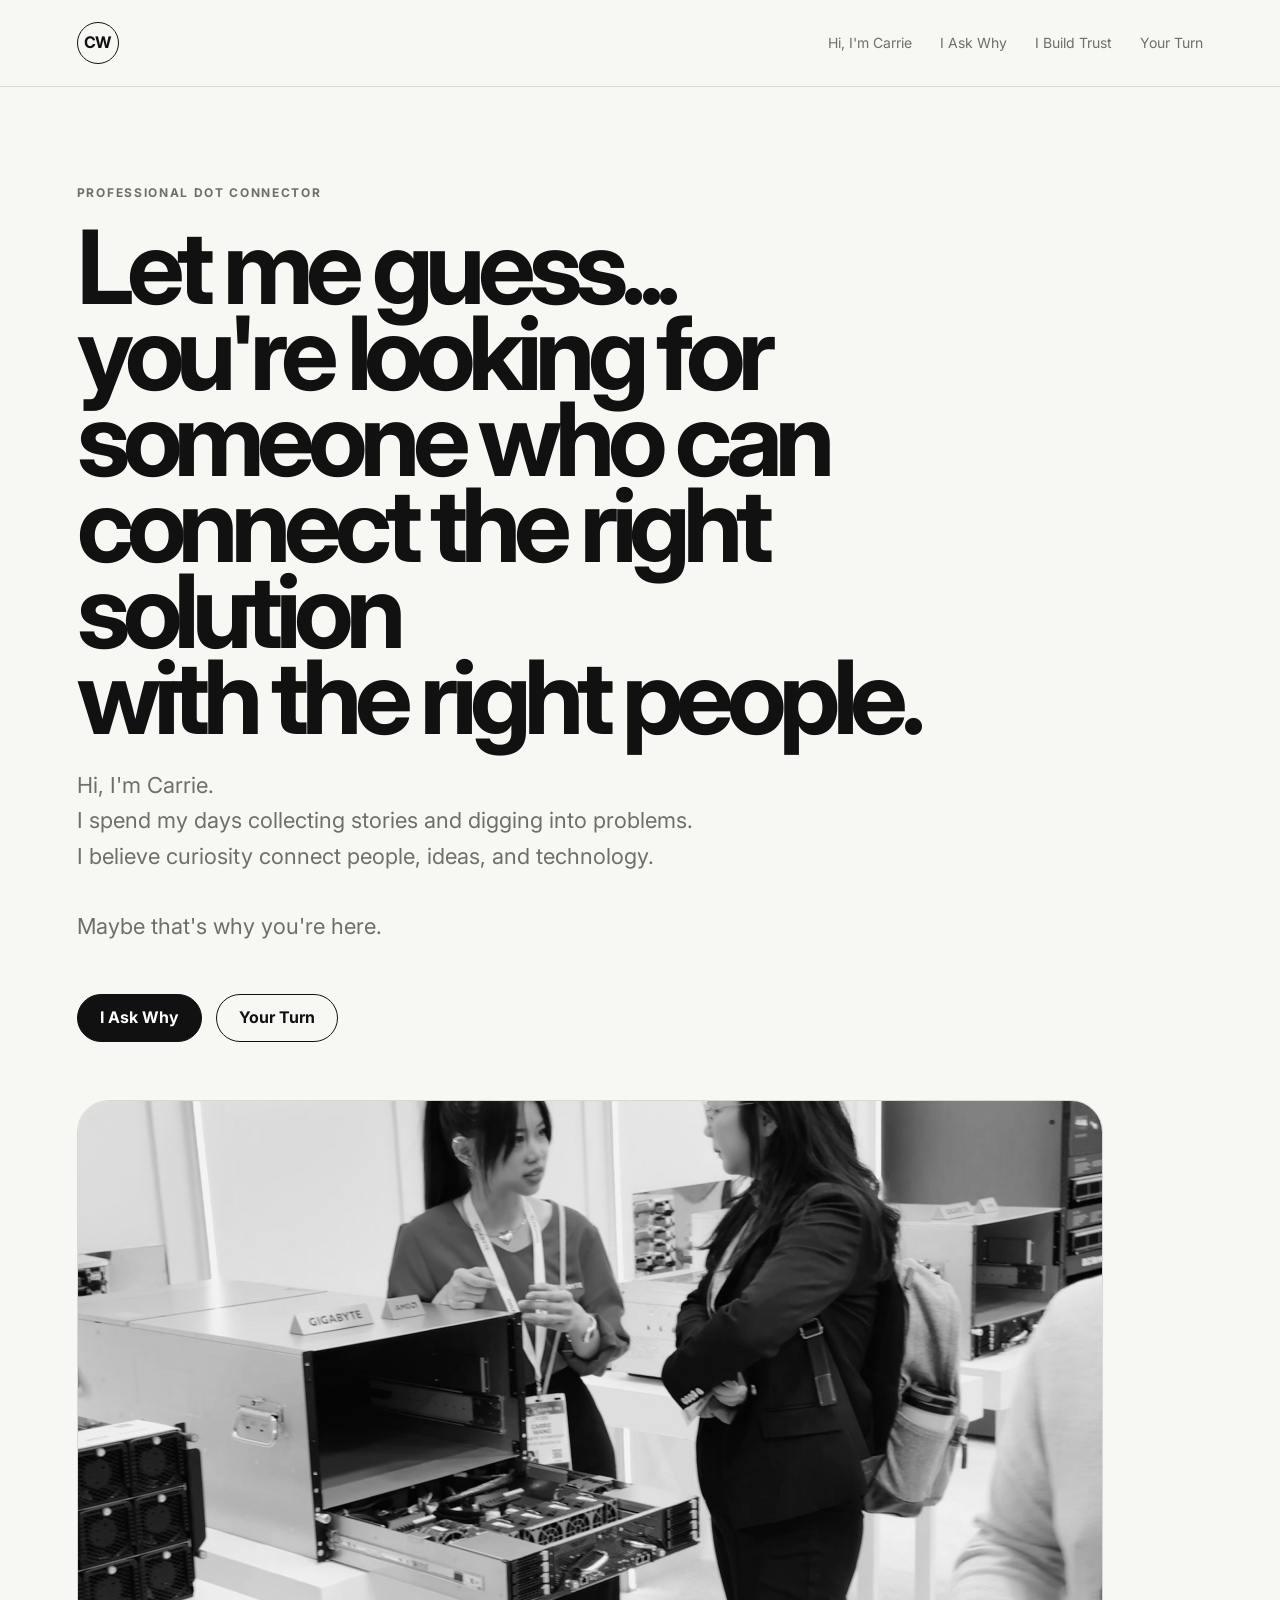
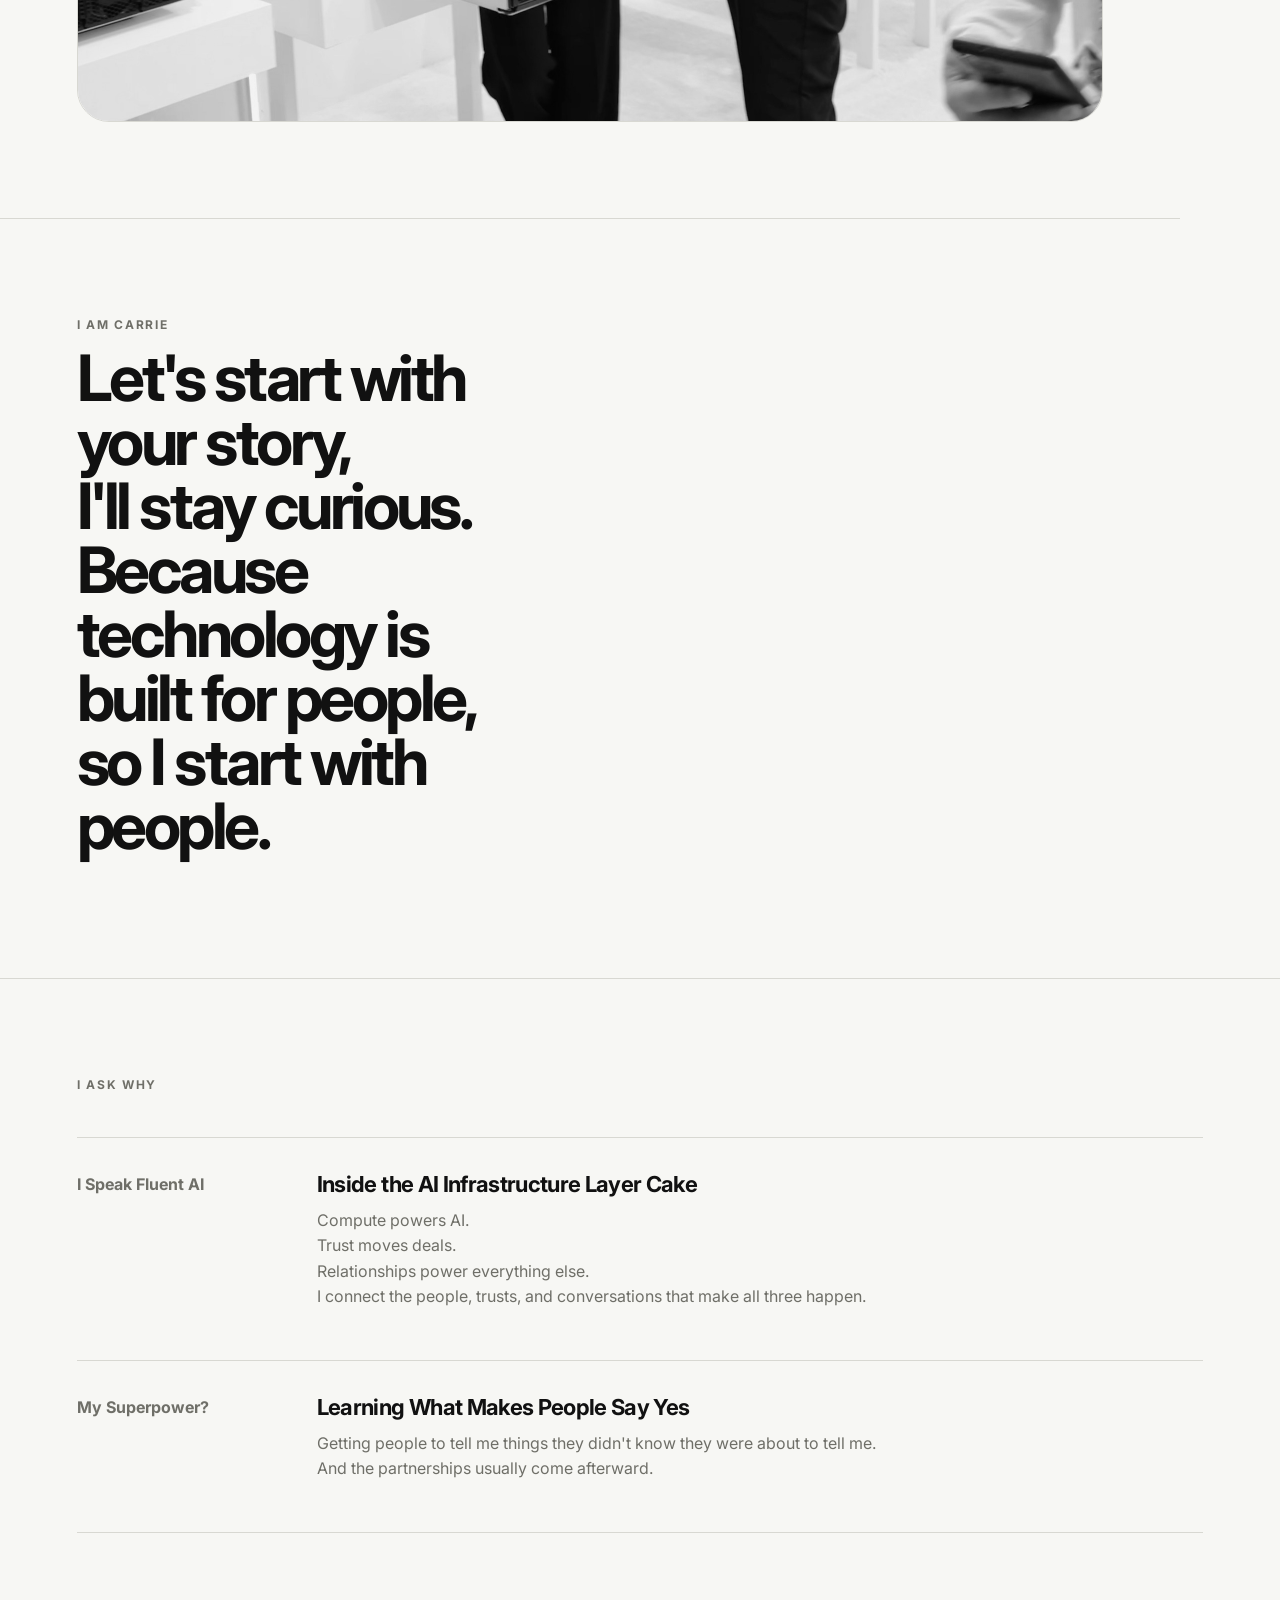
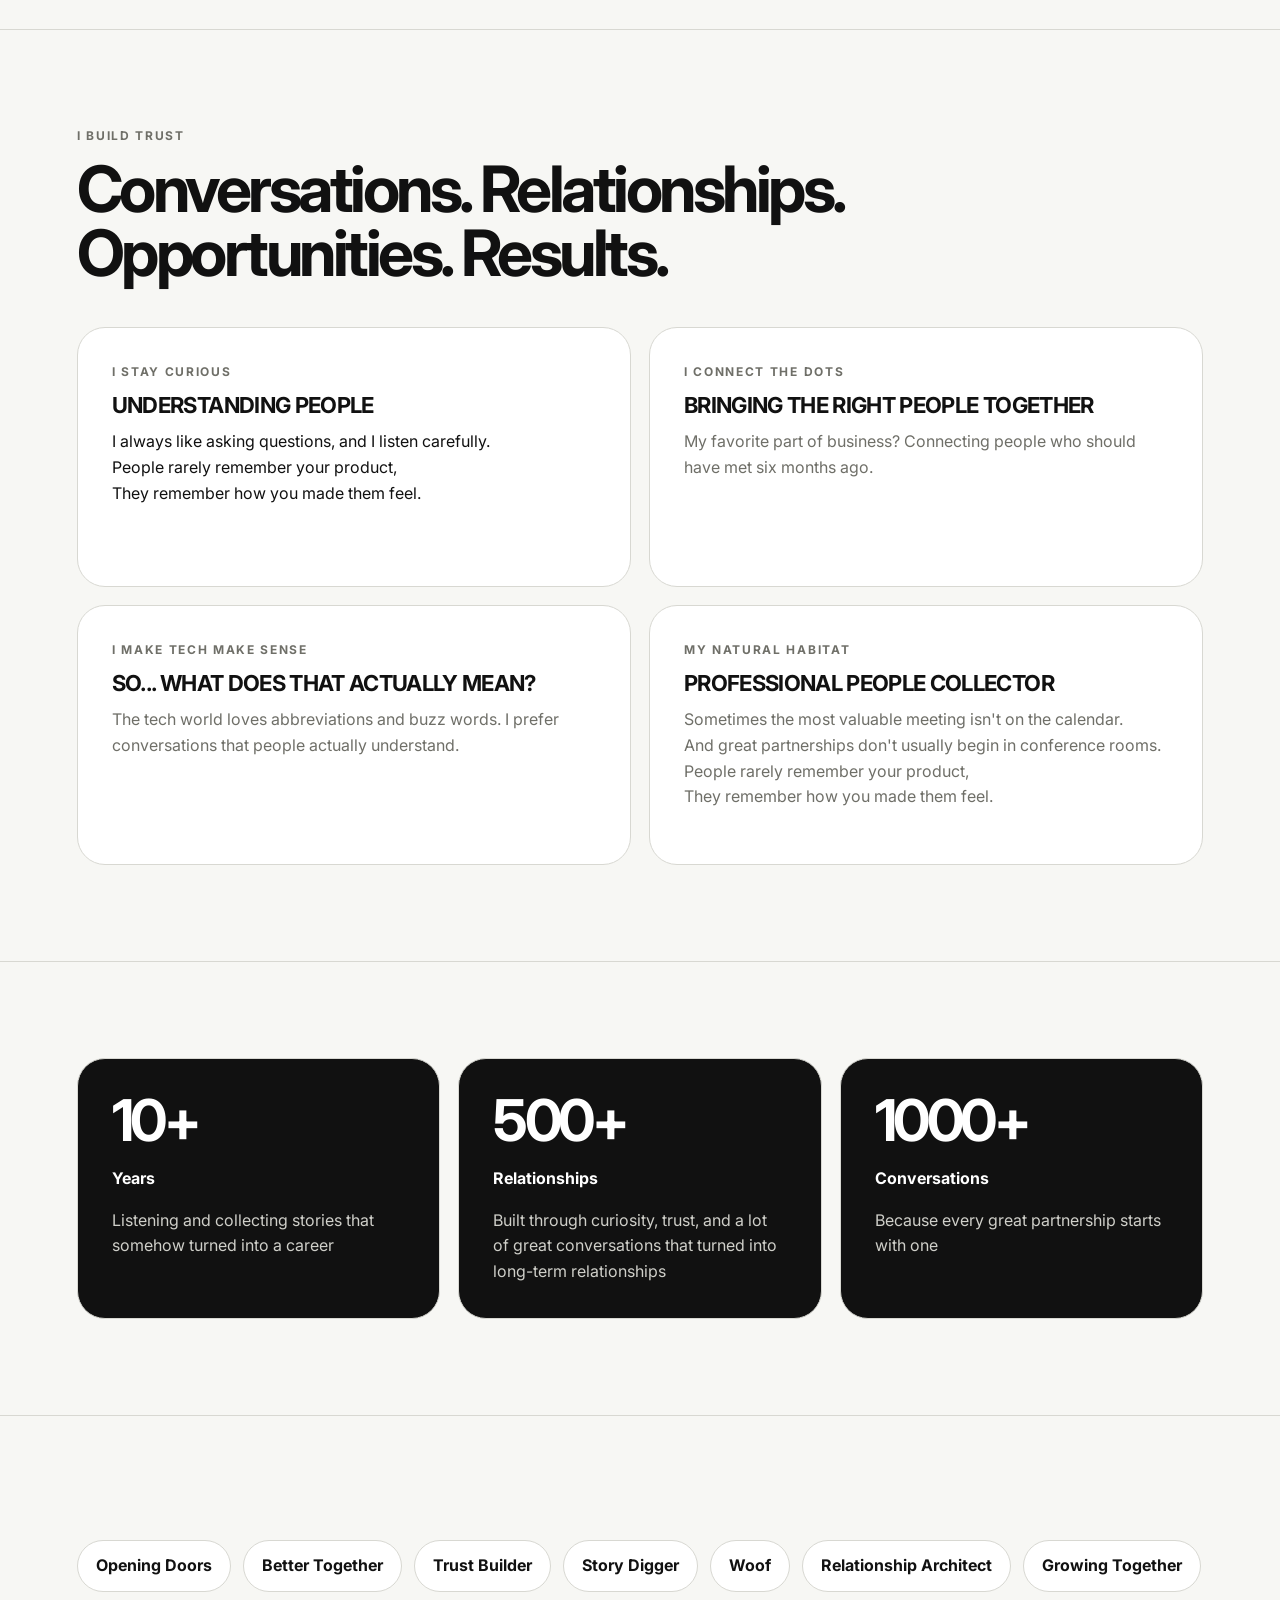
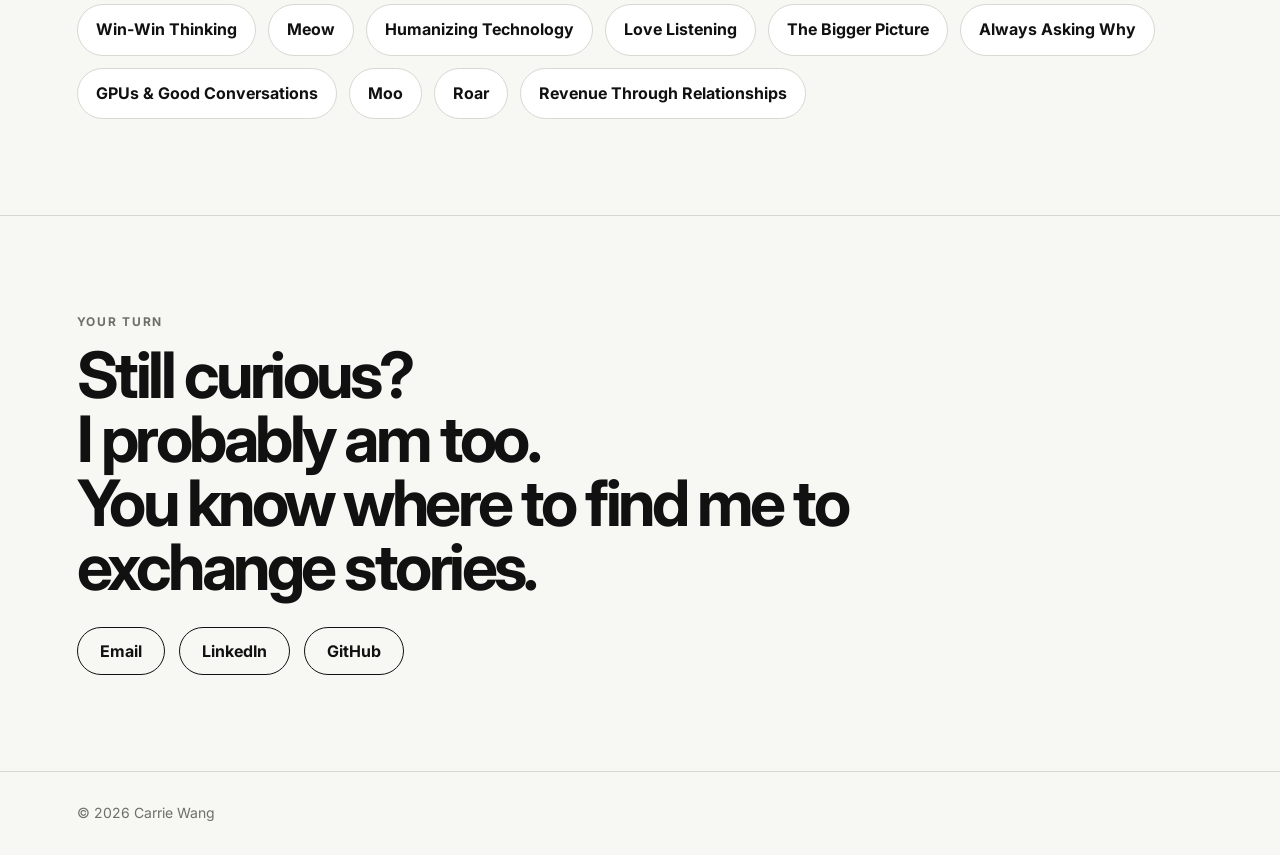
<file: index.html>
<!DOCTYPE html>
<html lang="en">
<head>
  <meta charset="UTF-8" />
  <meta name="viewport" content="width=device-width, initial-scale=1.0" />
  <title>| Hi, I'm Carrie |</title>
  <meta name="description" content="Carrie Wang — Professional Dot Connector." />
  <link rel="preconnect" href="https://fonts.googleapis.com">
  <link rel="preconnect" href="https://fonts.gstatic.com" crossorigin>
  <link href="https://fonts.googleapis.com/css2?family=Inter:wght@400;500;600;700;800&display=swap" rel="stylesheet">
  <link rel="stylesheet" href="style.css" />
</head>
<body>
  <header class="site-header">
    <a class="logo" href="#top">CW</a>
   <nav class="nav">
  <a href="#top">
    <span class="desktop-label">Hi, I'm Carrie</span>
    <span class="mobile-label">Hi,</span>
  </a>

  <a href="#Why">
    <span class="desktop-label">I Ask Why</span>
    <span class="mobile-label">I'm</span>
  </a>

  <a href="#Trust">
    <span class="desktop-label">I Build Trust</span>
    <span class="mobile-label">Carrie</span>
  </a>

  <a href="#Turn">
    <span class="desktop-label">Your Turn</span>
    <span class="mobile-label">: )</span>
  </a>
</nav>
  </header>

  <main id="top">
    <section class="hero section">
      <div class="eyebrow">Professional Dot Connector</div>
      <h1>Let me guess...<br>you're looking for someone who can connect the right solution<br>with the right people.
</h1>
      <p class="hero-copy">
        Hi, I'm Carrie.<br>I spend my days collecting stories and digging into problems.<br>I believe curiosity connect people, ideas, and technology.
        <br><br>Maybe that's why you're here.
      </p>
      <div class="hero-actions">
        <a class="button primary" href="#Why">I Ask Why</a>
        <a class="button secondary" href="#Turn">Your Turn</a>
      </div>

      <figure class="hero-photo">
        <img src="images/carrie-booth.jpg" alt="Carrie Wang speaking with a customer at an enterprise technology booth">
      </figure>
    </section>

    <section id="Hi, I'm Carrie" class="section grid-two">
      <div>
        <p class="section-label">I am Carrie</p>
        <h2>Let's start with your story,<br>I'll stay curious.<br>Because technology is built for people,<br>so I start with people.</h2>
      </div>
    </section>

    <section id="Why" class="section">
      <p class="section-label">I Ask Why</p>
      <div class="timeline">
        <article class="timeline-item">
          <span>I Speak Fluent AI</span>
          <div>
            <h3>Inside the AI Infrastructure Layer Cake</h3>
            <p>Compute powers AI.<br>Trust moves deals.<br>Relationships power everything else.<br>I connect the people, trusts, and conversations that make all three happen.
          </div>
        </article>
        <article class="timeline-item">
          <span>My Superpower?</span>
          <div>
            <h3>Learning What Makes People Say Yes</h3>
            <p>Getting people to tell me things they didn't know they were about to tell me.<br>And the partnerships usually come afterward.</p>
          </div>
        </article>
      </div>
    </section>

    <section id="Trust" class="section">
      <div class="section-heading">
        <p class="section-label">I Build Trust</p>
        <h2>Conversations. Relationships. Opportunities. Results.</h2>
      </div>

      <div class="cards">
        <article class="card">
          <p class="card-meta">I Stay Curious</p>
          <h3>UNDERSTANDING PEOPLE</h3>
          <p>I always like asking questions, and I listen carefully.<br>People rarely remember your product,<br>They remember how you made them feel.</p></p>
        </article>
        <article class="card">
          <p class="card-meta">I Connect the Dots</p>
          <h3>BRINGING THE RIGHT PEOPLE TOGETHER</h3>
          <p>My favorite part of business? Connecting people who should have met six months ago.</p>
        </article>
        <article class="card">
          <p class="card-meta">I Make Tech Make Sense</p>
          <h3>SO... WHAT DOES THAT ACTUALLY MEAN?</h3>
          <p>The tech world loves abbreviations and buzz words. I prefer conversations that people actually understand.</p>
        </article>
        <article class="card">
          <p class="card-meta">My Natural Habitat</p>
          <h3>PROFESSIONAL PEOPLE COLLECTOR</h3>
          <p>Sometimes the most valuable meeting isn't on the calendar.<br>And great partnerships don't usually begin in conference rooms.<br>People rarely remember your product,<br>They remember how you made them feel.</p>
        </article>
      </div>
    </section>

<section class="section metrics">

  <div>
    <strong>10+</strong>
    <p>Years</p>
    <span>Listening and collecting stories that somehow turned into a career</span>
  </div>

  <div>
    <strong>500+</strong>
    <p>Relationships</p>
    <span>Built through curiosity, trust, and a lot of great conversations that turned into long-term relationships</span>
  </div>

  <div>
    <strong>1000+</strong>
    <p>Conversations</p>
    <span>Because every great partnership starts with one</span>
  </div>

</section>

    

<section class="section skills">
  <div class="skill-list">
    <span>Opening Doors</span>
    <span>Better Together</span>
    <span>Trust Builder</span>
    <span>Story Digger</span>
    <span>Woof</span>
    <span>Relationship Architect</span>
    <span>Growing Together</span>
    <span>Win-Win Thinking</span>
    <span>Meow</span>
    <span>Humanizing Technology</span>
    <span>Love Listening</span>
    <span>The Bigger Picture</span>
    <span>Always Asking Why</span>
    <span>GPUs &amp; Good Conversations</span>
    <span>Moo</span>
    <span>Roar</span>
    <span>Revenue Through Relationships</span>
  </div>
</section>



    <section id="Turn" class="section contact">
      <p class="section-label">Your Turn</p>
      <h2>Still curious?<br>I probably am too.<br>You know where to find me to exchange stories.</h2>
      <div class="contact-links">
        <a href="mailto:carrie@carriewang.me">Email</a>
        <a href="https://www.linkedin.com/in/this-is-carrie-w/" target="_blank" rel="noopener">LinkedIn</a>
        <a href="https://github.com/carrrieon" target="_blank" rel="noopener">GitHub</a>
      </div>
    </section>
  </main>

  <footer class="footer">
    <span>© 2026 Carrie Wang</span>
    <span></span>
  </footer>
</body>
</html>
</file>
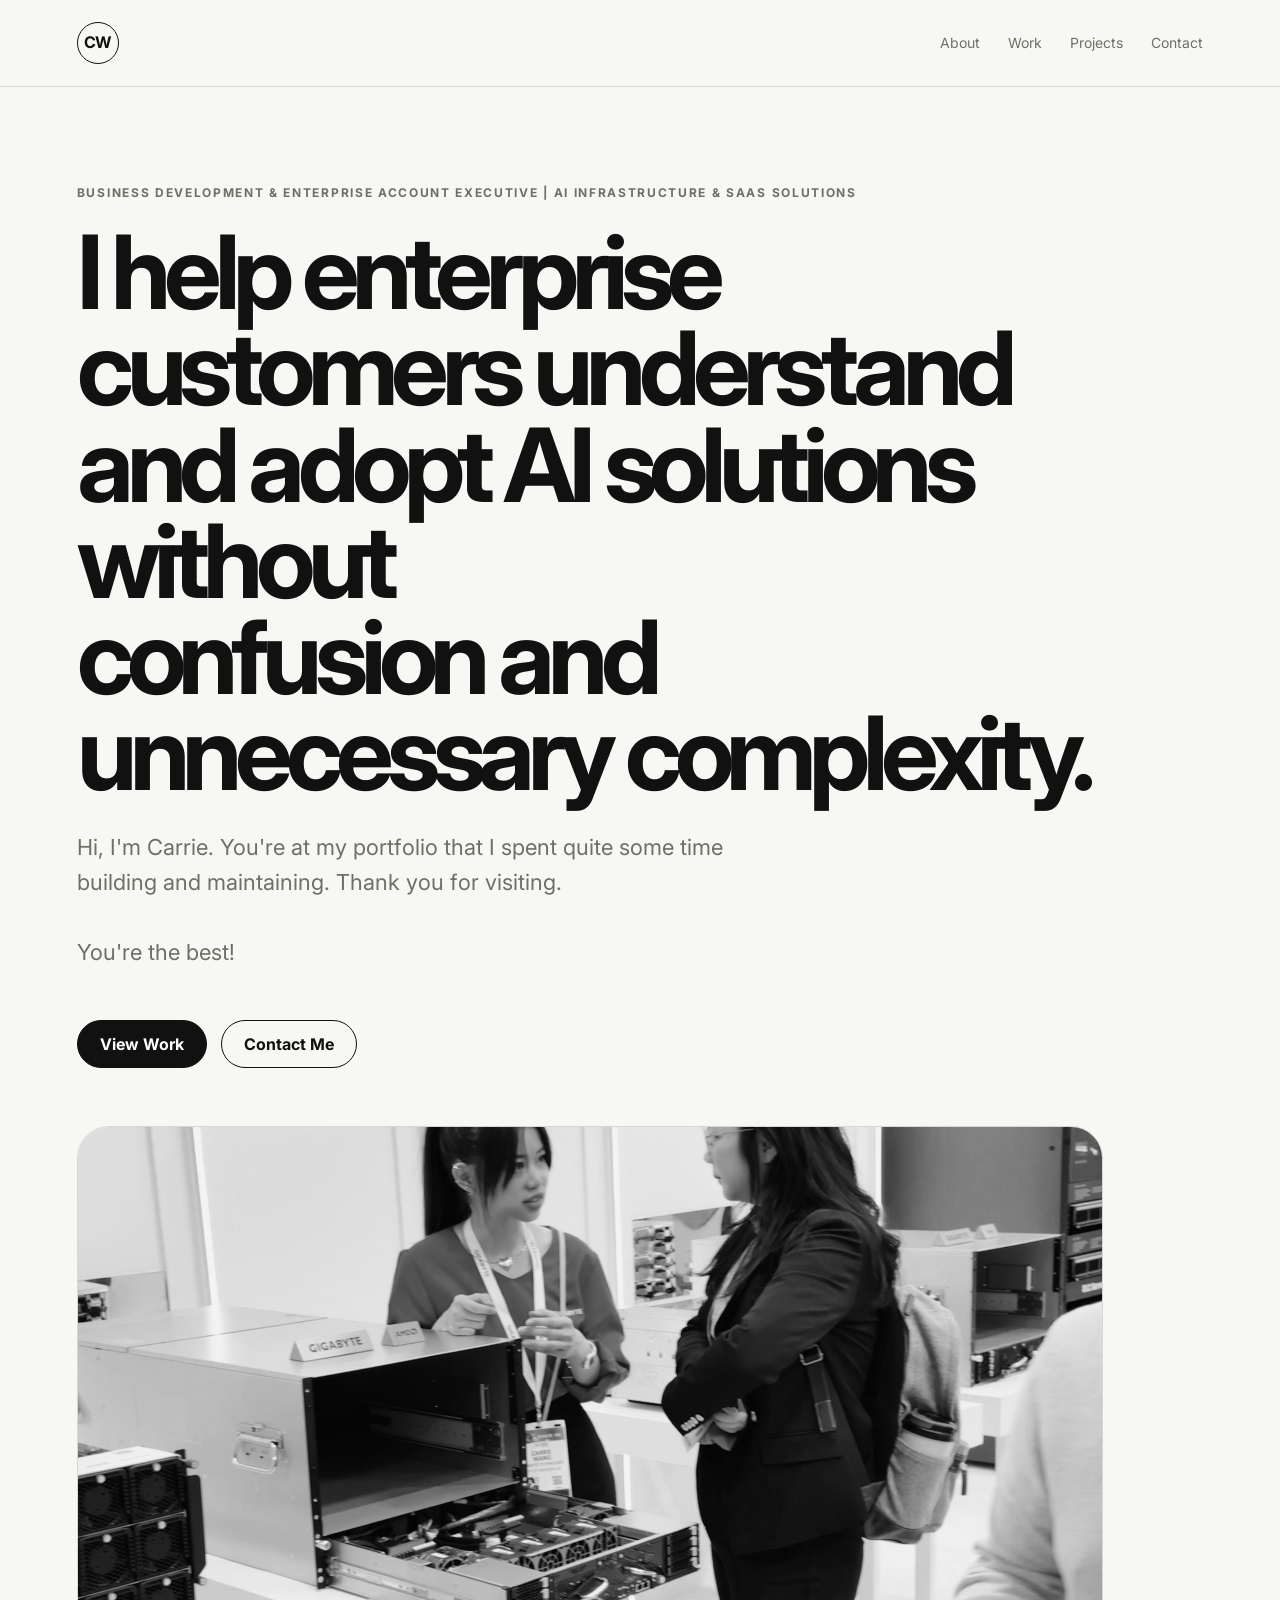
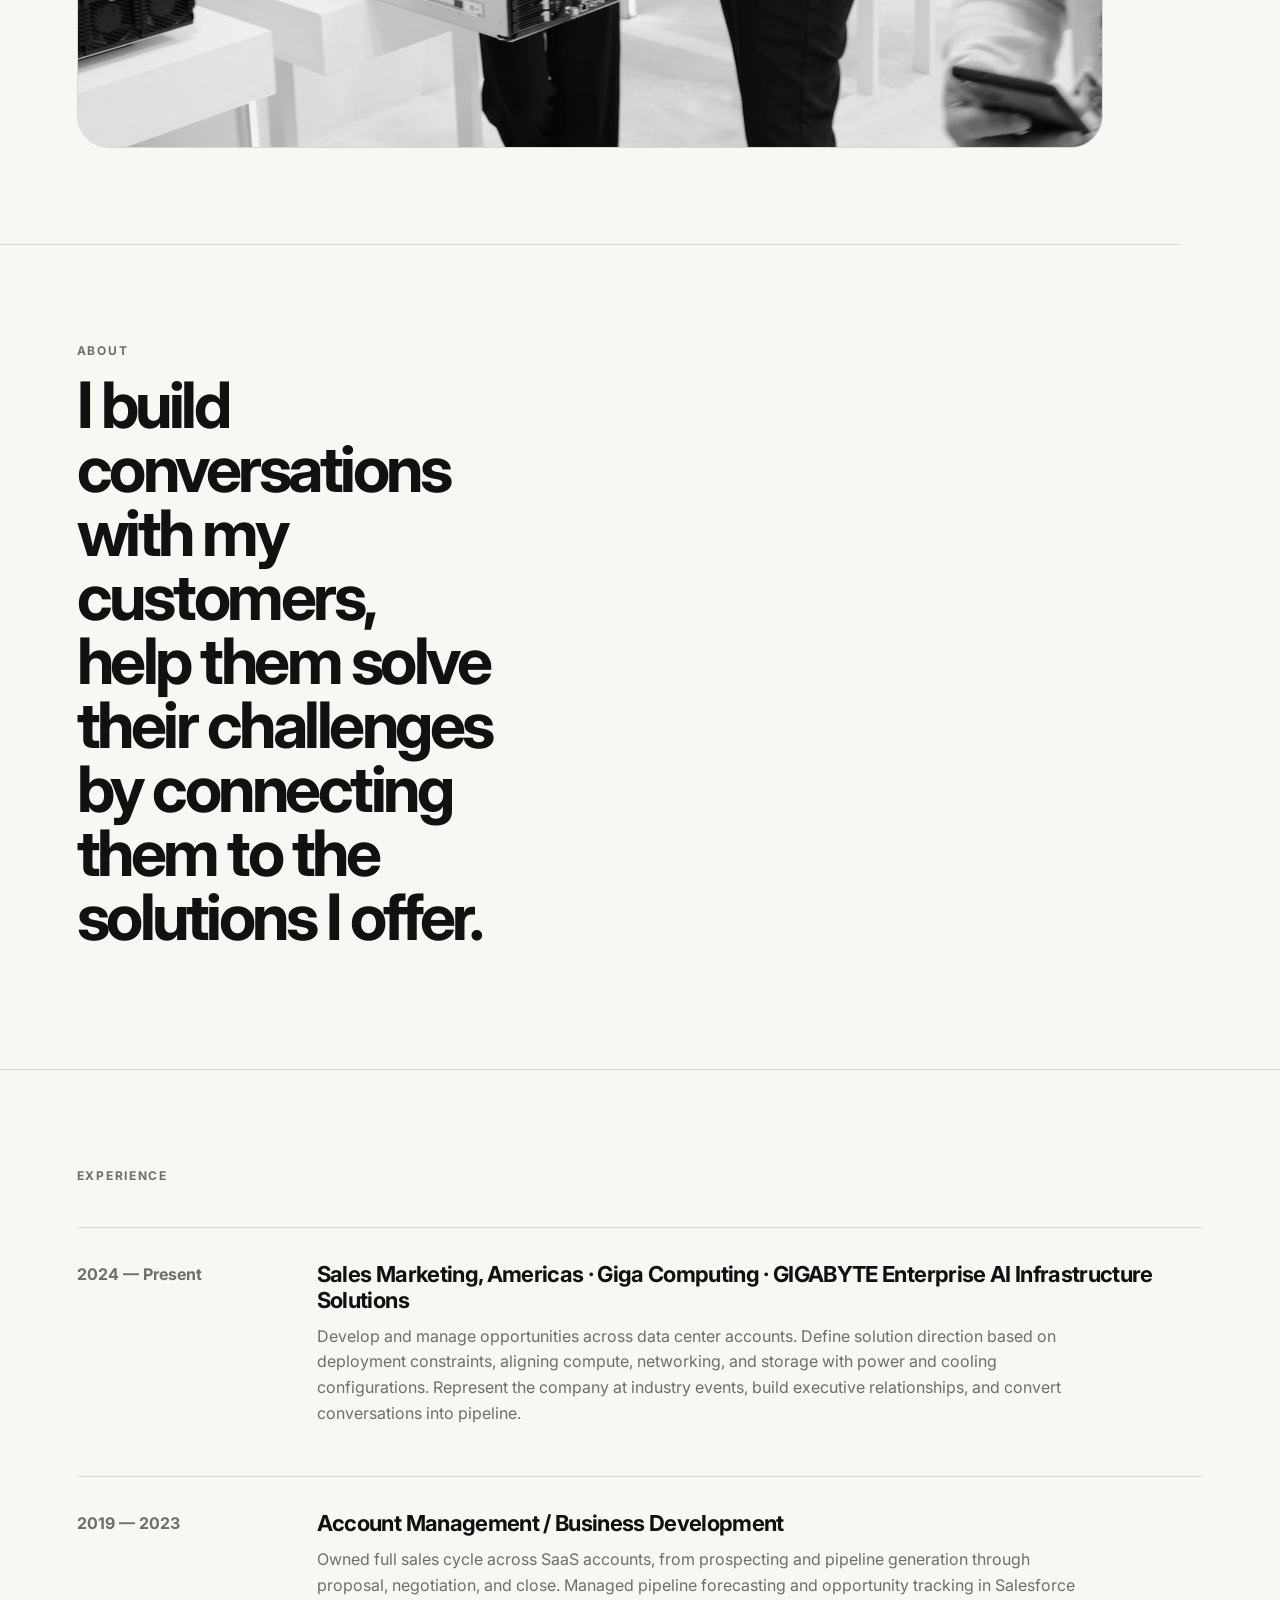
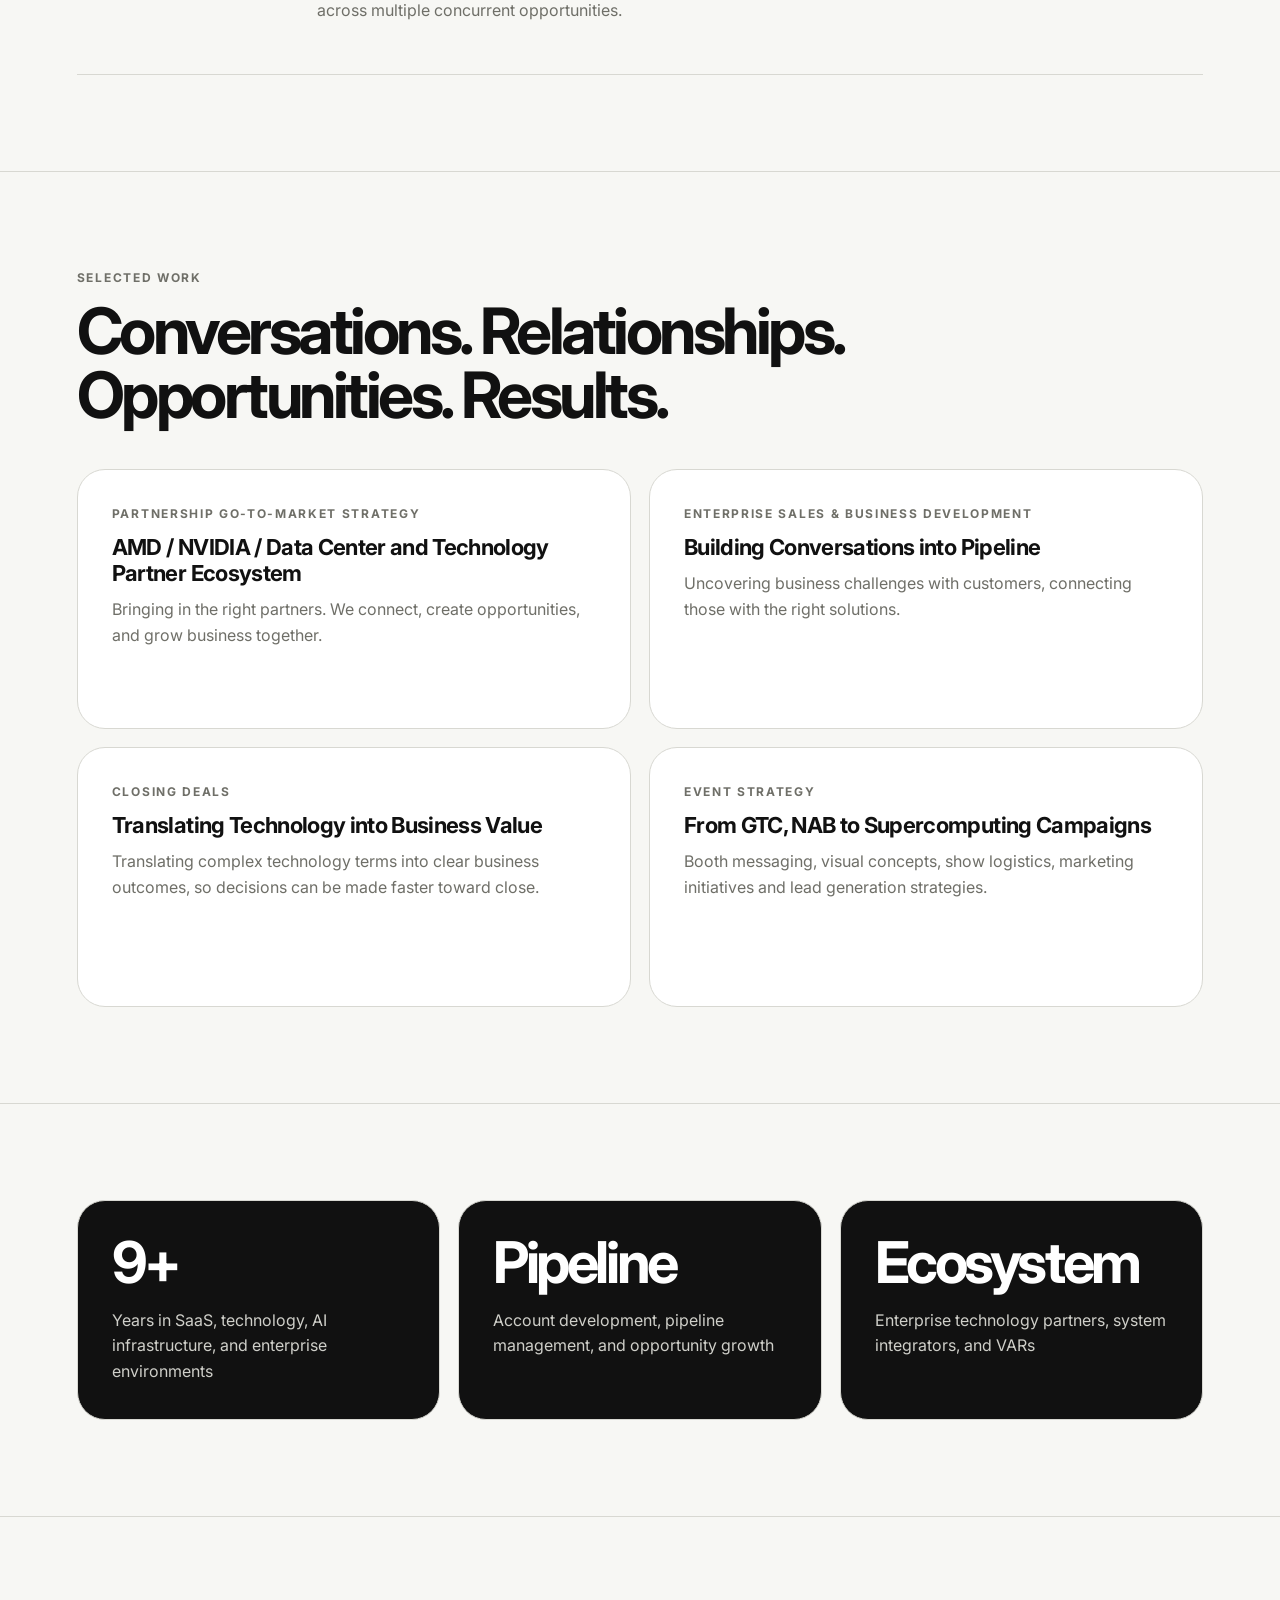
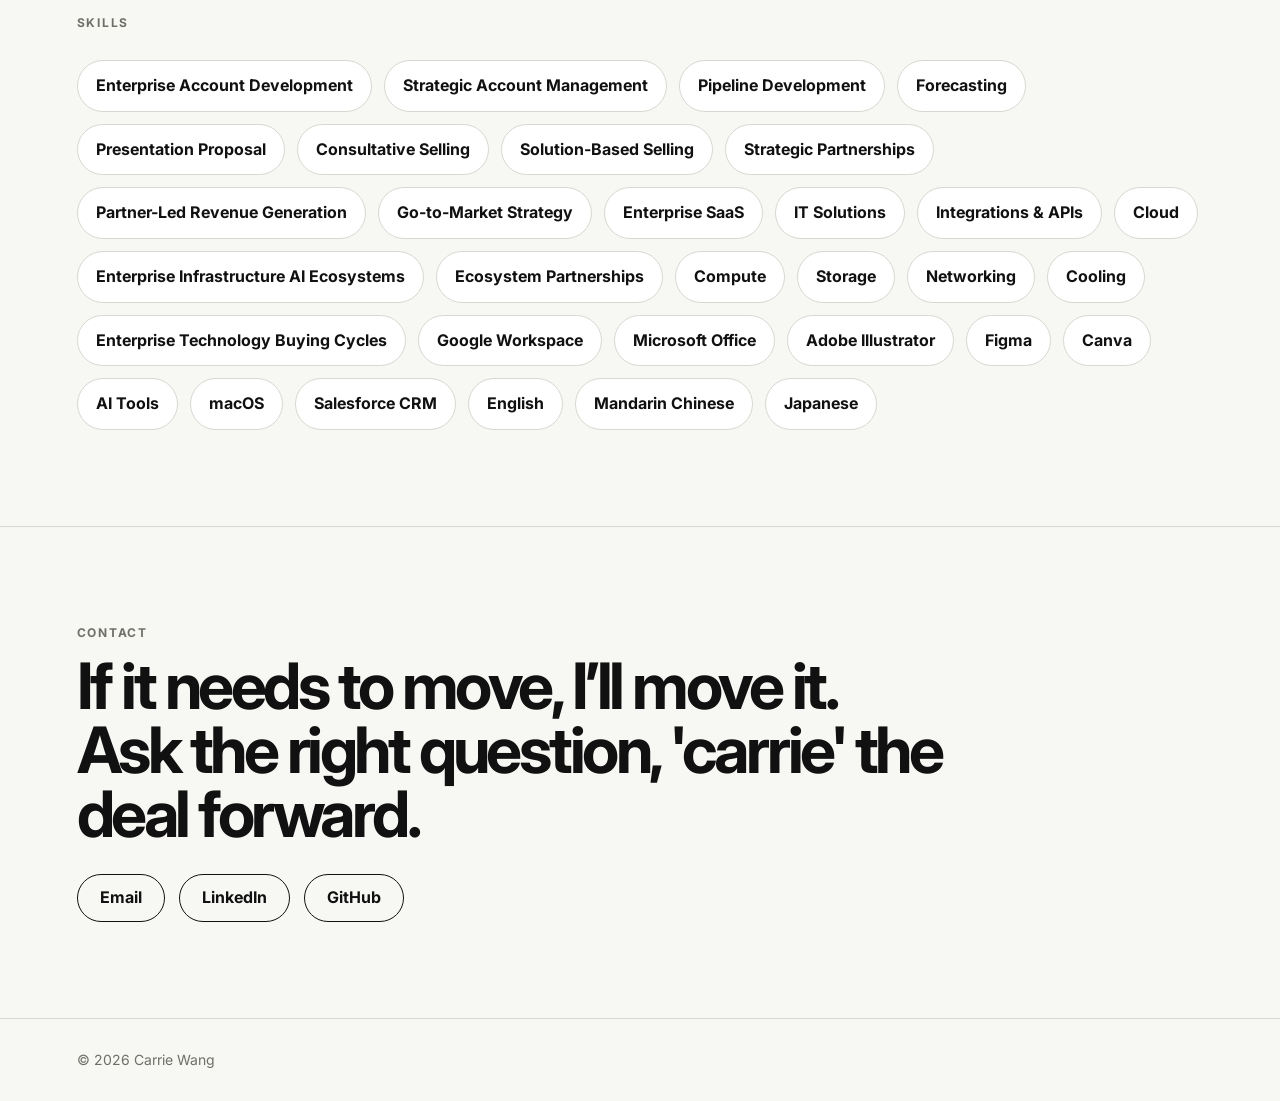
<file: images/index.html>
<!DOCTYPE html>
<html lang="en">
<head>
  <meta charset="UTF-8" />
  <meta name="viewport" content="width=device-width, initial-scale=1.0" />
  <title>| Hi, I'm Carrie |</title>
  <meta name="description" content="Carrie Wang — Sales Marketing, Partner Marketing, and Enterprise Tech Events portfolio." />
  <link rel="preconnect" href="https://fonts.googleapis.com">
  <link rel="preconnect" href="https://fonts.gstatic.com" crossorigin>
  <link href="https://fonts.googleapis.com/css2?family=Inter:wght@400;500;600;700;800&display=swap" rel="stylesheet">
  <link rel="stylesheet" href="style.css" />
</head>
<body>
  <header class="site-header">
    <a class="logo" href="#top">CW</a>
    <nav class="nav">
      <a href="#about">About</a>
      <a href="#work">Work</a>
      <a href="#projects">Projects</a>
      <a href="#contact">Contact</a>
    </nav>
  </header>

  <main id="top">
    <section class="hero section">
      <div class="eyebrow">Business Development & Enterprise Account Executive | AI Infrastructure & SaaS Solutions</div>
      <h1>I help enterprise customers understand and adopt AI solutions without<br>confusion and unnecessary complexity.</h1>
      <p class="hero-copy">
        Hi, I'm Carrie. You're at my portfolio that I spent quite some time building and maintaining. Thank you for visiting.<br><br>You're the best!
      </p>
      <div class="hero-actions">
        <a class="button primary" href="#projects">View Work</a>
        <a class="button secondary" href="#contact">Contact Me</a>
      </div>

      <figure class="hero-photo">
        <img src="images/carrie-booth.jpg" alt="Carrie Wang speaking with a customer at an enterprise technology booth">
      </figure>
    </section>

    <section id="about" class="section grid-two">
      <div>
        <p class="section-label">About</p>
        <h2>I build conversations with my customers,<br>help them solve their challenges by connecting them to the solutions I offer.</h2>
      </div>
    </section>

    <section id="work" class="section">
      <p class="section-label">Experience</p>
      <div class="timeline">
        <article class="timeline-item">
          <span>2024 — Present</span>
          <div>
            <h3>Sales Marketing, Americas · Giga Computing · GIGABYTE Enterprise AI Infrastructure Solutions</h3>
            <p>Develop and manage opportunities across data center accounts. Define solution direction based on deployment constraints, aligning compute, networking, and storage with power and cooling configurations. Represent the company at industry events, build executive relationships, and convert conversations into pipeline.</p>
          </div>
        </article>
        <article class="timeline-item">
          <span>2019 — 2023</span>
          <div>
            <h3>Account Management / Business Development</h3>
            <p>Owned full sales cycle across SaaS accounts, from prospecting and pipeline generation through proposal, negotiation, and close. Managed pipeline forecasting and opportunity tracking in Salesforce across multiple concurrent opportunities.</p>
          </div>
        </article>
      </div>
    </section>

    <section id="projects" class="section">
      <div class="section-heading">
        <p class="section-label">Selected Work</p>
        <h2>Conversations. Relationships. Opportunities. Results.</h2>
      </div>

      <div class="cards">
        <article class="card">
          <p class="card-meta">Partnership Go-to-Market Strategy</p>
          <h3>AMD / NVIDIA / Data Center and Technology Partner Ecosystem</h3>
          <p>Bringing in the right partners. We connect, create opportunities, and grow business together.</p>
        </article>
        <article class="card">
          <p class="card-meta">Enterprise Sales & Business Development</p>
          <h3>Building Conversations into Pipeline</h3>
          <p>Uncovering business challenges with customers, connecting those with the right solutions.</p>
        </article>
        <article class="card">
          <p class="card-meta">Closing Deals</p>
          <h3>Translating Technology into Business Value</h3>
          <p>Translating complex technology terms into clear business outcomes, so decisions can be made faster toward close.</p>
        </article>
        <article class="card">
          <p class="card-meta">Event Strategy</p>
          <h3>From GTC, NAB to Supercomputing Campaigns</h3>
          <p>Booth messaging, visual concepts, show logistics, marketing initiatives and lead generation strategies.</p>
        </article>
      </div>
    </section>

    <section class="section metrics">
      <div>
        <strong>9+</strong>
        <span>Years in SaaS, technology, AI infrastructure, and enterprise environments</span>
      </div>
      <div>
        <strong>Pipeline</strong>
        <span>Account development, pipeline management, and opportunity growth</span>
      </div>
      <div>
        <strong>Ecosystem</strong>
        <span>Enterprise technology partners, system integrators, and VARs</span>
      </div>
    </section>

    

<section class="section skills">
      <p class="section-label">Skills</p>
      <div class="skill-list">
        <span>Enterprise Account Development</span>
        <span>Strategic Account Management</span>

        <span>Pipeline Development</span>
        <span>Forecasting</span>
        <span>Presentation Proposal</span>

        <span>Consultative Selling</span>
        <span>Solution-Based Selling</span>

        <span>Strategic Partnerships</span>
        <span>Partner-Led Revenue Generation</span>
        <span>Go-to-Market Strategy</span>

        <span>Enterprise SaaS</span>
        <span>IT Solutions</span>
        <span>Integrations & APIs</span>
        <span>Cloud</span>

        <span>Enterprise Infrastructure AI Ecosystems</span>
        <span>Ecosystem Partnerships</span>

        <span>Compute</span>
        <span>Storage</span>
        <span>Networking</span>
        <span>Cooling</span>

        <span>Enterprise Technology Buying Cycles</span>

        <span>Google Workspace</span>
        <span>Microsoft Office</span>
        <span>Adobe Illustrator</span>
        <span>Figma</span>
        <span>Canva</span>
        <span>AI Tools</span>
        <span>macOS</span>
        <span>Salesforce CRM</span>

        <span>English</span>
        <span>Mandarin Chinese</span>
        <span>Japanese</span>
      </div>
    </section>



    <section id="contact" class="section contact">
      <p class="section-label">Contact</p>
      <h2>If it needs to move, I’ll move it.<br>Ask the right question, 'carrie' the deal forward.</h2>
      <div class="contact-links">
        <a href="mailto:carriewangla@gmail.com">Email</a>
        <a href="https://www.linkedin.com/in/this-is-carrie-w/" target="_blank" rel="noopener">LinkedIn</a>
        <a href="https://github.com/carrrieon" target="_blank" rel="noopener">GitHub</a>
      </div>
    </section>
  </main>

  <footer class="footer">
    <span>© 2026 Carrie Wang</span>
    <span></span>
  </footer>
</body>
</html>
</file>
<file: style.css>
:root {
  --bg: #f7f7f4;
  --text: #111111;
  --muted: #6f6f68;
  --line: #d8d8d2;
  --card: #ffffff;
  --soft: #edede8;
  --dark: #111111;
  --light: #ffffff;
}

* { box-sizing: border-box; }
html { scroll-behavior: smooth; }
body {
  margin: 0;
  font-family: "Inter", system-ui, -apple-system, BlinkMacSystemFont, sans-serif;
  background: var(--bg);
  color: var(--text);
  line-height: 1.6;
}

a { color: inherit; text-decoration: none; }

.site-header {
  position: sticky;
  top: 0;
  z-index: 10;
  display: flex;
  align-items: center;
  justify-content: space-between;
  padding: 22px 6vw;
  background: rgba(247, 247, 244, 0.86);
  backdrop-filter: blur(18px);
  border-bottom: 1px solid var(--line);
}

.logo {
  width: 42px;
  height: 42px;
  display: grid;
  place-items: center;
  border: 1px solid var(--text);
  border-radius: 50%;
  font-weight: 700;
  letter-spacing: -0.04em;
}

.nav {
  display: flex;
  gap: 28px;
  color: var(--muted);
  font-size: 14px;
}
.nav a:hover { color: var(--text); }

.section {
  padding: 96px 6vw;
  border-bottom: 1px solid var(--line);
}

.hero {
  min-height: 86vh;
  display: flex;
  flex-direction: column;
  justify-content: center;
  max-width: 1180px;
}

.eyebrow,
.section-label,
.card-meta {
  color: var(--muted);
  text-transform: uppercase;
  letter-spacing: 0.14em;
  font-size: 12px;
  font-weight: 700;
}

h1, h2, h3, p { margin-top: 0; }
h1 {
  max-width: 1060px;
  font-size: clamp(46px, 8vw, 116px);
  line-height: 0.84;
  letter-spacing: -0.07em;
  margin: 22px 0 28px;
}

h2 {
  font-size: clamp(34px, 5vw, 72px);
  line-height: 1;
  letter-spacing: -0.055em;
  margin-bottom: 24px;
}

h3 {
  font-size: 22px;
  line-height: 1.18;
  letter-spacing: -0.03em;
  margin-bottom: 10px;
}

.hero-copy {
  max-width: 680px;
  font-size: 22px;
  color: var(--muted);
}

.hero-actions,
.contact-links {
  display: flex;
  flex-wrap: wrap;
  gap: 14px;
  margin-top: 28px;
}

.button,
.contact-links a {
  display: inline-flex;
  align-items: center;
  justify-content: center;
  min-height: 48px;
  padding: 0 22px;
  border: 1px solid var(--text);
  border-radius: 999px;
  font-weight: 700;
  transition: transform 0.2s ease, background 0.2s ease, color 0.2s ease;
}

.button:hover,
.contact-links a:hover { transform: translateY(-2px); }
.primary { background: var(--dark); color: var(--light); }
.secondary { background: transparent; }

.grid-two {
  display: grid;
  grid-template-columns: minmax(0, 0.9fr) minmax(0, 1.1fr);
  gap: 80px;
  align-items: start;
}

.content-block {
  font-size: 20px;
  color: var(--muted);
}

.timeline {
  margin-top: 42px;
  border-top: 1px solid var(--line);
}
.timeline-item {
  display: grid;
  grid-template-columns: 180px 1fr;
  gap: 60px;
  padding: 34px 0;
  border-bottom: 1px solid var(--line);
}
.timeline-item span {
  color: var(--muted);
  font-weight: 700;
}
.timeline-item p { color: var(--muted); max-width: 760px; }

.section-heading { max-width: 880px; margin-bottom: 42px; }
.cards {
  display: grid;
  grid-template-columns: repeat(2, minmax(0, 1fr));
  gap: 18px;
}
.card {
  background: var(--card);
  border: 1px solid var(--line);
  border-radius: 28px;
  padding: 34px;
  min-height: 260px;
}
.card p:last-child { color: var(--muted); }

.metrics {
  display: grid;
  grid-template-columns: repeat(3, minmax(0, 1fr));
  gap: 18px;
}
.metrics div {
  border: 1px solid var(--line);
  border-radius: 28px;
  padding: 34px;
  background: var(--dark);
  color: var(--light);
  min-height: 220px;
  display: flex;
  flex-direction: column;
}
.metrics strong {
  display: block;
  font-size: clamp(42px, 4.5vw, 64px);
  line-height: 0.95;
  letter-spacing: -0.06em;
  margin-bottom: 18px;
  word-break: keep-all;
}
.metrics p {
  font-weight: 700;
}
.metrics span { color: #cfcfc9; }

.skill-list {
  display: flex;
  flex-wrap: wrap;
  gap: 12px;
  margin-top: 28px;
}
.skill-list span {
  border: 1px solid var(--line);
  background: var(--card);
  border-radius: 999px;
  padding: 12px 18px;
  font-weight: 700;
}

.contact h2 { max-width: 960px; }

.footer {
  display: flex;
  justify-content: space-between;
  gap: 18px;
  padding: 30px 6vw;
  color: var(--muted);
  font-size: 14px;
}

@media (max-width: 820px) {
.site-header {
  padding: 14px 14px;
  gap: 12px;
}

.logo {
  width: 44px;
  height: 44px;
  flex: 0 0 44px;
  font-size: 18px;
}

.nav {
  flex: 1;
  display: flex;
  justify-content: space-between;
  gap: 8px;
  font-size: 13px;
  line-height: 1;
}

.nav a {
  white-space: nowrap;
}
  .section { padding: 72px 20px; }
  .hero { min-height: 80vh; }
  .hero-copy, .content-block { font-size: 18px; }
  .grid-two, .timeline-item, .cards, .metrics {
    grid-template-columns: 1fr;
    gap: 24px;
  }
  .timeline-item { gap: 10px; }
  .footer { flex-direction: column; padding: 26px 20px; }
}

.hero-photo {
  margin: 58px 0 0;
  border: 1px solid var(--line);
  border-radius: 32px;
  overflow: hidden;
  background: var(--card);
}

.hero-photo img {
  display: block;
  width: 100%;
  height: min(58vw, 620px);
  object-fit: cover;
  filter: grayscale(100%);
}
.mobile-label {
  display: none;
}

@media (max-width: 820px) {
  .desktop-label {
    display: none;
  }

  .mobile-label {
    display: inline;
  }
}
</file>
<file: images/style.css>
:root {
  --bg: #f7f7f4;
  --text: #111111;
  --muted: #6f6f68;
  --line: #d8d8d2;
  --card: #ffffff;
  --soft: #edede8;
  --dark: #111111;
  --light: #ffffff;
}

* { box-sizing: border-box; }
html { scroll-behavior: smooth; }
body {
  margin: 0;
  font-family: "Inter", system-ui, -apple-system, BlinkMacSystemFont, sans-serif;
  background: var(--bg);
  color: var(--text);
  line-height: 1.6;
}

a { color: inherit; text-decoration: none; }

.site-header {
  position: sticky;
  top: 0;
  z-index: 10;
  display: flex;
  align-items: center;
  justify-content: space-between;
  padding: 22px 6vw;
  background: rgba(247, 247, 244, 0.86);
  backdrop-filter: blur(18px);
  border-bottom: 1px solid var(--line);
}

.logo {
  width: 42px;
  height: 42px;
  display: grid;
  place-items: center;
  border: 1px solid var(--text);
  border-radius: 50%;
  font-weight: 700;
  letter-spacing: -0.04em;
}

.nav {
  display: flex;
  gap: 28px;
  color: var(--muted);
  font-size: 14px;
}
.nav a:hover { color: var(--text); }

.section {
  padding: 96px 6vw;
  border-bottom: 1px solid var(--line);
}

.hero {
  min-height: 86vh;
  display: flex;
  flex-direction: column;
  justify-content: center;
  max-width: 1180px;
}

.eyebrow,
.section-label,
.card-meta {
  color: var(--muted);
  text-transform: uppercase;
  letter-spacing: 0.14em;
  font-size: 12px;
  font-weight: 700;
}

h1, h2, h3, p { margin-top: 0; }
h1 {
  max-width: 1060px;
  font-size: clamp(46px, 8vw, 116px);
  line-height: 0.94;
  letter-spacing: -0.07em;
  margin: 22px 0 28px;
}

h2 {
  font-size: clamp(34px, 5vw, 72px);
  line-height: 1;
  letter-spacing: -0.055em;
  margin-bottom: 24px;
}

h3 {
  font-size: 22px;
  line-height: 1.18;
  letter-spacing: -0.03em;
  margin-bottom: 10px;
}

.hero-copy {
  max-width: 680px;
  font-size: 22px;
  color: var(--muted);
}

.hero-actions,
.contact-links {
  display: flex;
  flex-wrap: wrap;
  gap: 14px;
  margin-top: 28px;
}

.button,
.contact-links a {
  display: inline-flex;
  align-items: center;
  justify-content: center;
  min-height: 48px;
  padding: 0 22px;
  border: 1px solid var(--text);
  border-radius: 999px;
  font-weight: 700;
  transition: transform 0.2s ease, background 0.2s ease, color 0.2s ease;
}

.button:hover,
.contact-links a:hover { transform: translateY(-2px); }
.primary { background: var(--dark); color: var(--light); }
.secondary { background: transparent; }

.grid-two {
  display: grid;
  grid-template-columns: minmax(0, 0.9fr) minmax(0, 1.1fr);
  gap: 80px;
  align-items: start;
}

.content-block {
  font-size: 20px;
  color: var(--muted);
}

.timeline {
  margin-top: 42px;
  border-top: 1px solid var(--line);
}
.timeline-item {
  display: grid;
  grid-template-columns: 180px 1fr;
  gap: 60px;
  padding: 34px 0;
  border-bottom: 1px solid var(--line);
}
.timeline-item span {
  color: var(--muted);
  font-weight: 700;
}
.timeline-item p { color: var(--muted); max-width: 760px; }

.section-heading { max-width: 880px; margin-bottom: 42px; }
.cards {
  display: grid;
  grid-template-columns: repeat(2, minmax(0, 1fr));
  gap: 18px;
}
.card {
  background: var(--card);
  border: 1px solid var(--line);
  border-radius: 28px;
  padding: 34px;
  min-height: 260px;
}
.card p:last-child { color: var(--muted); }

.metrics {
  display: grid;
  grid-template-columns: repeat(3, minmax(0, 1fr));
  gap: 18px;
}
.metrics div {
  border: 1px solid var(--line);
  border-radius: 28px;
  padding: 34px;
  background: var(--dark);
  color: var(--light);
  min-height: 220px;
  display: flex;
  flex-direction: column;
}
.metrics strong {
  display: block;
  font-size: clamp(42px, 4.5vw, 64px);
  line-height: 0.95;
  letter-spacing: -0.06em;
  margin-bottom: 18px;
  word-break: keep-all;
}
.metrics span { color: #cfcfc9; }

.skill-list {
  display: flex;
  flex-wrap: wrap;
  gap: 12px;
  margin-top: 28px;
}
.skill-list span {
  border: 1px solid var(--line);
  background: var(--card);
  border-radius: 999px;
  padding: 12px 18px;
  font-weight: 700;
}

.contact h2 { max-width: 960px; }

.footer {
  display: flex;
  justify-content: space-between;
  gap: 18px;
  padding: 30px 6vw;
  color: var(--muted);
  font-size: 14px;
}

@media (max-width: 820px) {
  .site-header { padding: 18px 20px; }
  .nav { gap: 16px; font-size: 13px; }
  .section { padding: 72px 20px; }
  .hero { min-height: 80vh; }
  .hero-copy, .content-block { font-size: 18px; }
  .grid-two, .timeline-item, .cards, .metrics {
    grid-template-columns: 1fr;
    gap: 24px;
  }
  .timeline-item { gap: 10px; }
  .footer { flex-direction: column; padding: 26px 20px; }
}

.hero-photo {
  margin: 58px 0 0;
  border: 1px solid var(--line);
  border-radius: 32px;
  overflow: hidden;
  background: var(--card);
}

.hero-photo img {
  display: block;
  width: 100%;
  height: min(58vw, 620px);
  object-fit: cover;
  filter: grayscale(100%);
}
</file>
